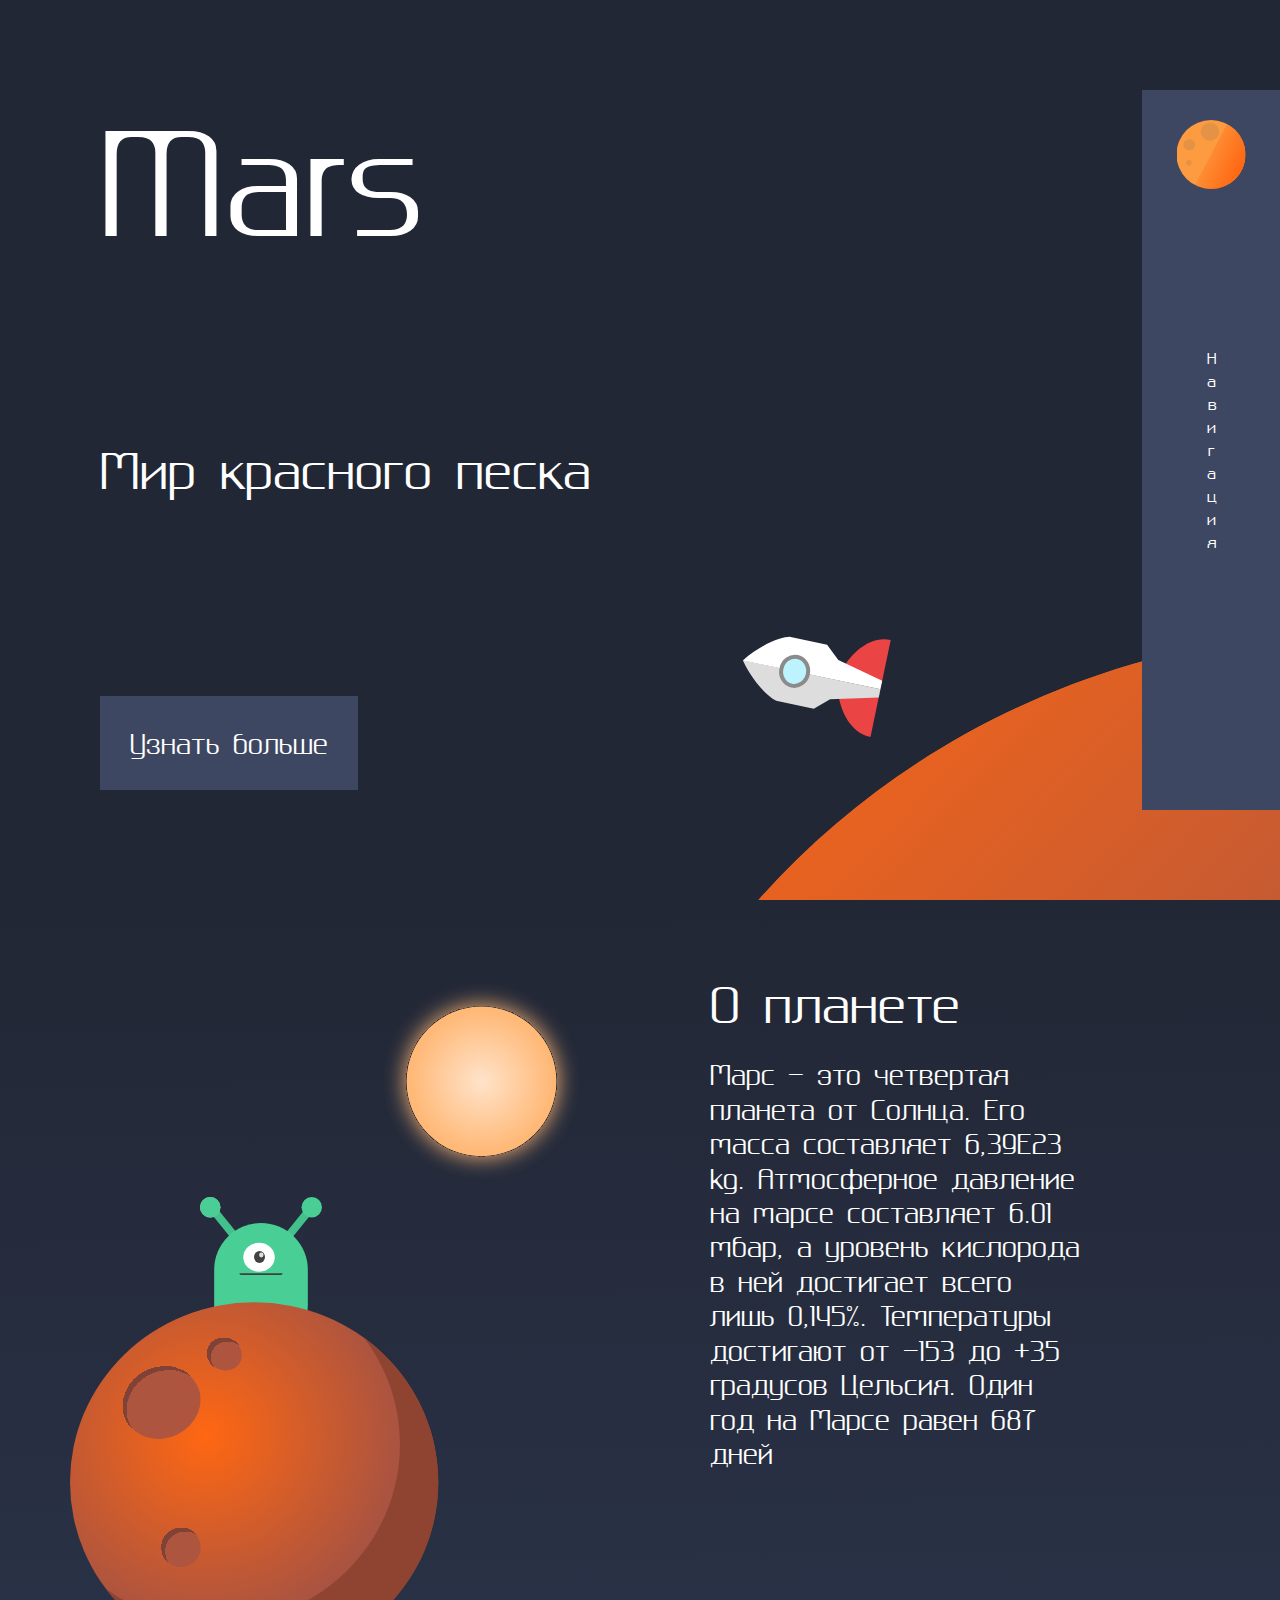
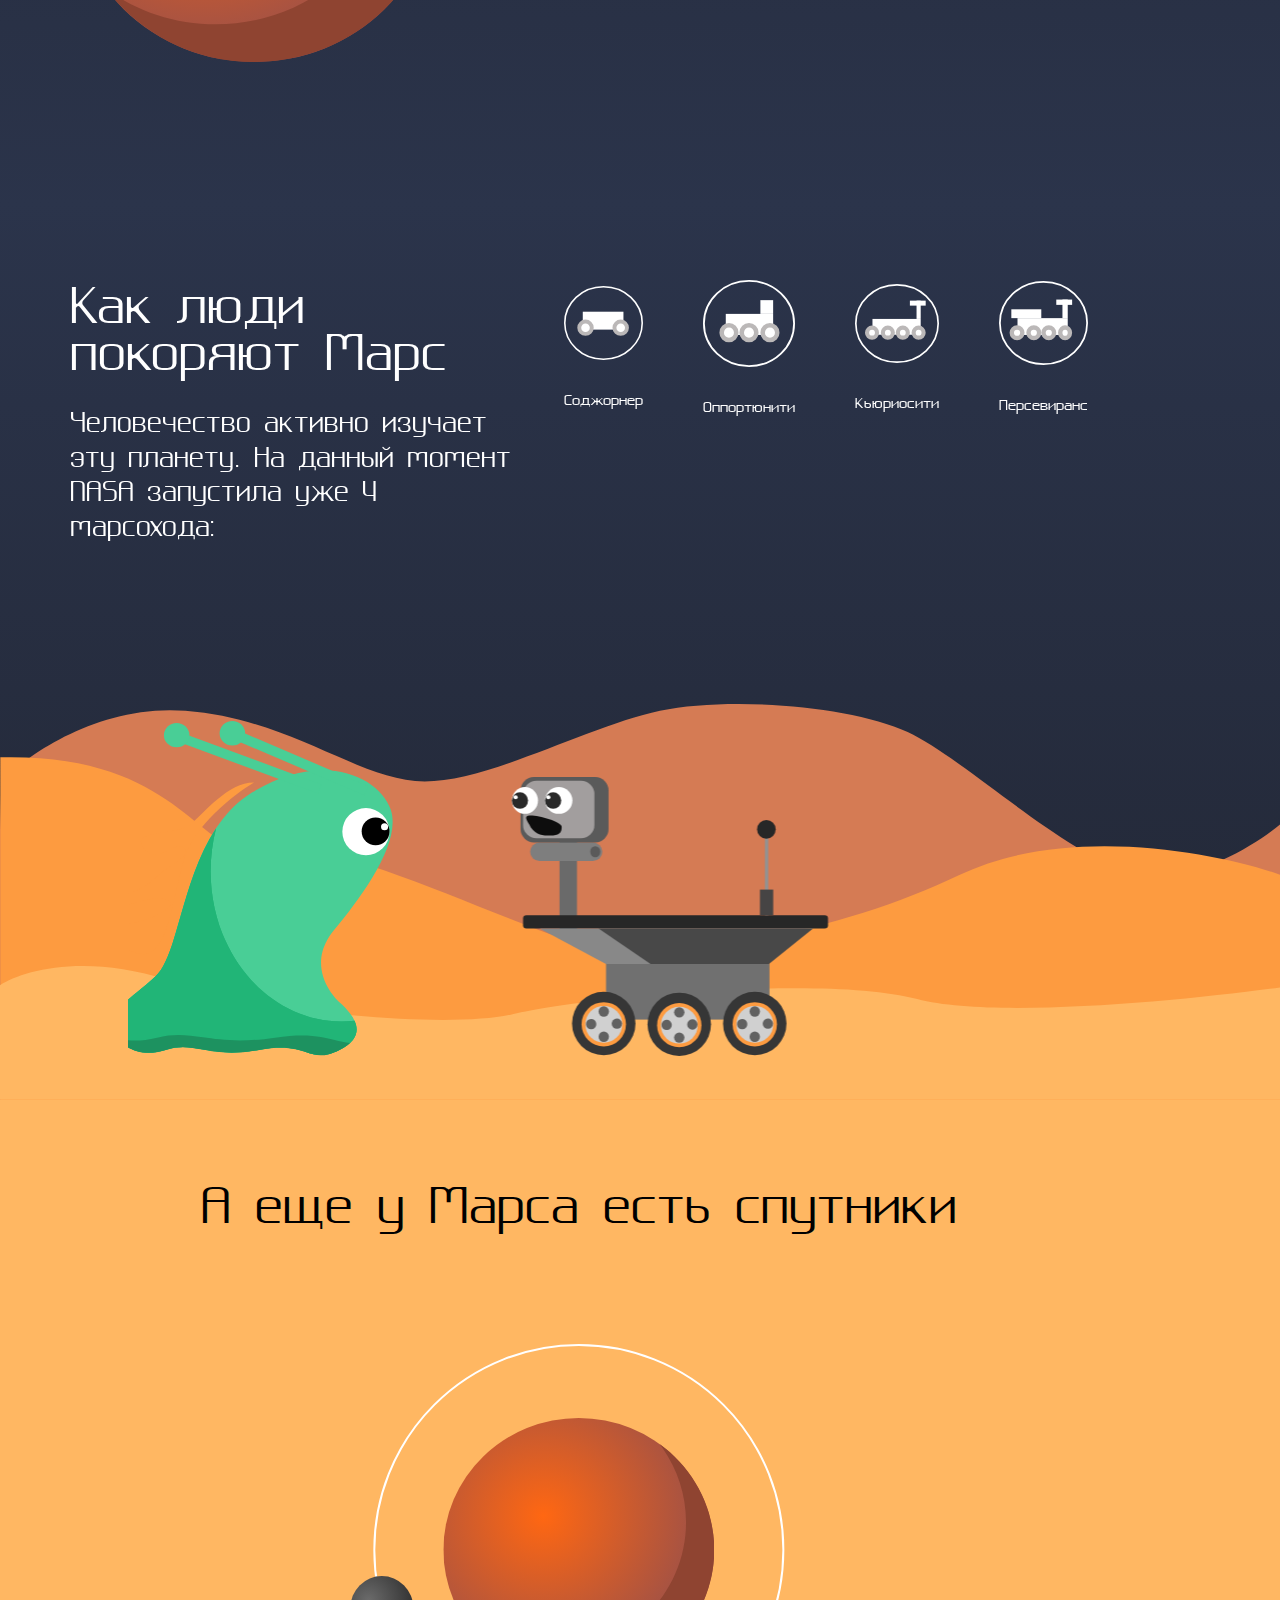
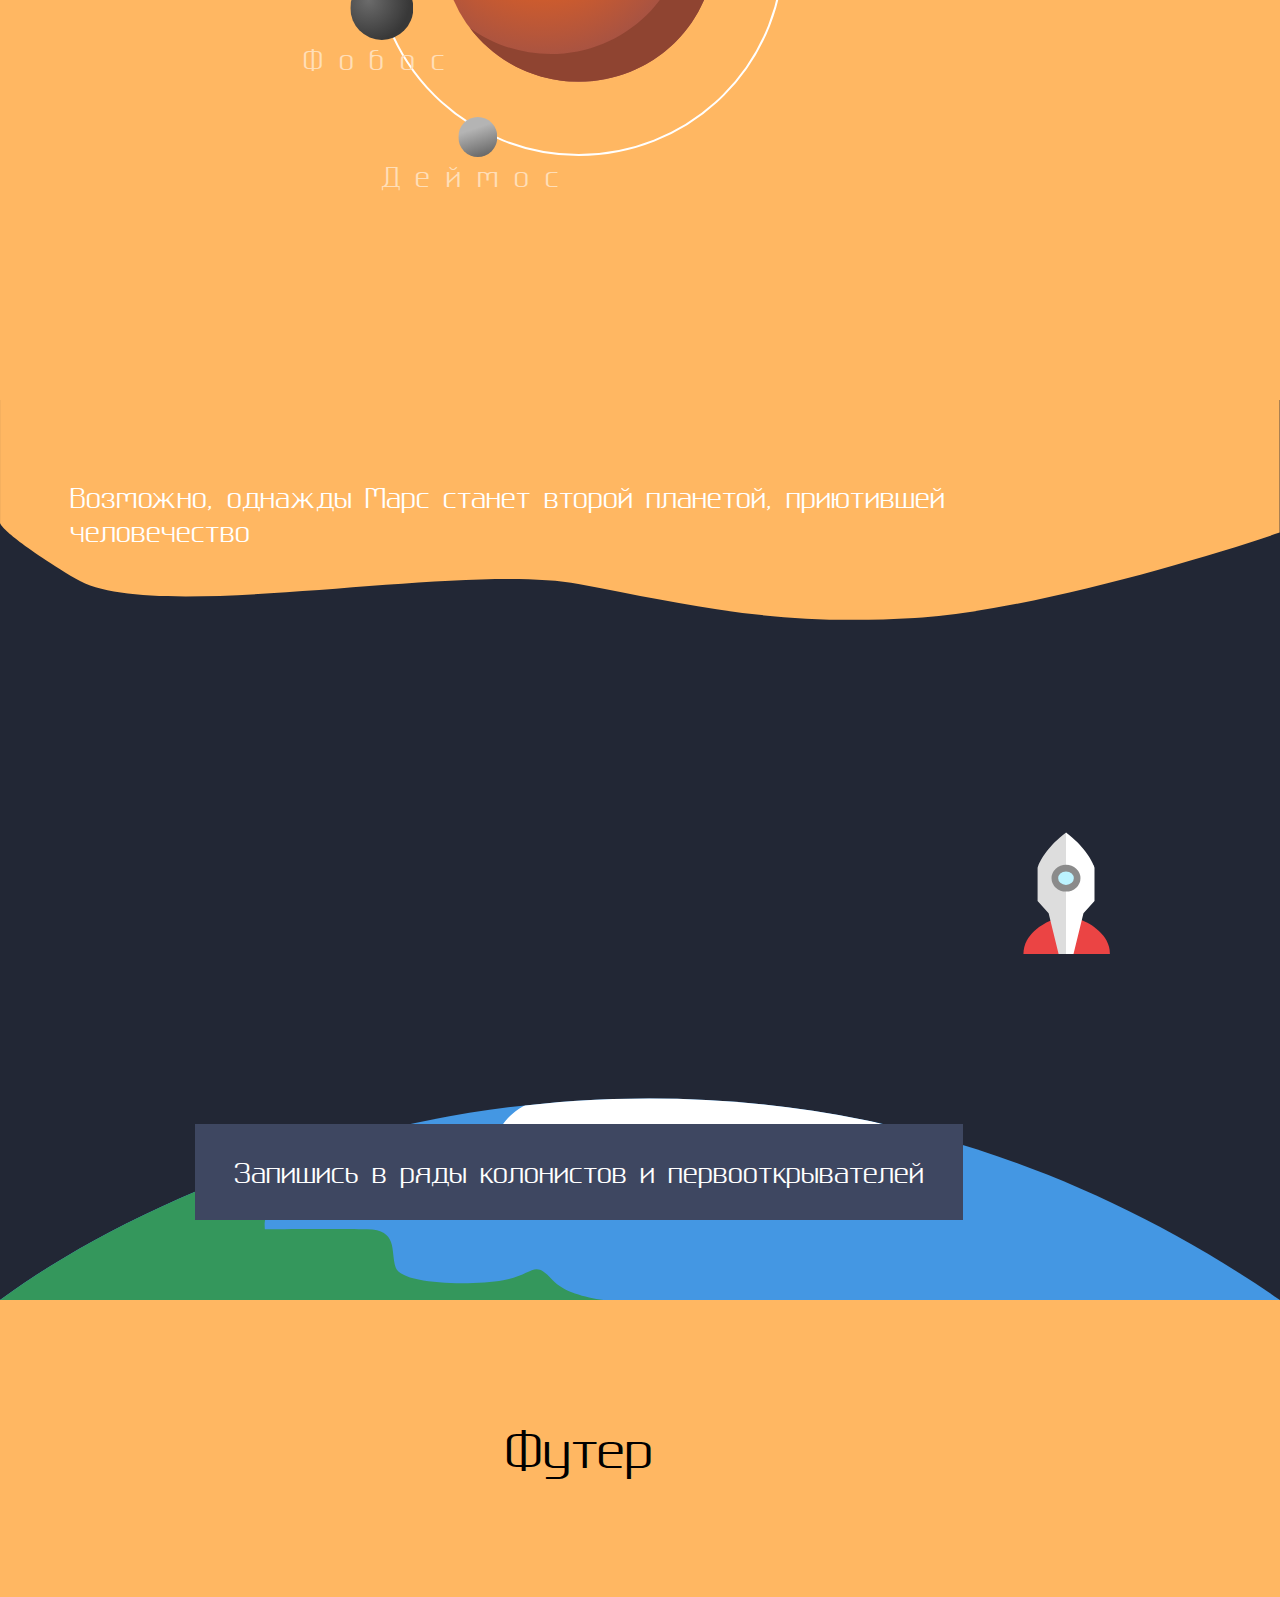
<file: index.html>
<!DOCTYPE html>
<html lang="ru">

<head>
    <meta charset="UTF-8">
    <meta name="viewport" content="width=device-width, initial-scale=1.0">
    <title>Mars</title>
    <link rel="stylesheet" href="./src/css/style.min.css">
</head>

<body>
    <header class="header">
        <div class="header__visible">
            <a class="header__logo" href="#">
                <img class="header__logo-img" src="./src/img/logo.svg" alt="Иконка марса">
            </a>
            <span class="header__text">Навигация</span>
        </div>

        <nav class="nav">
            <a class="nav__link" href="#about"><span>о планете</span></a>
            <a class="nav__link" href="#conquest"><span>об изучении</span></a>
            <a class="nav__link" href="#satellite"><span>о спутниках</span></a>
            <a class="nav__link" href="#join"><span>о колонизации</span></a>
        </nav>
    </header>

    <main class="main">
        <section class="start">
            <div class="container">
                <div class="start__content">
                    <h1 class="start__title">Mars</h1>
                    <h2 class="start__subtitle">Мир красного песка</h2>
                    <a class="start__btn" href="#!">Узнать больше</a>
                </div>

                <div class="start__background">
                    <div class="start__flight">
                        <img class="start__rocket" src="./src/img/header-rocket.svg" alt="Изображение ракеты">
                        <img class="start__planet" src="./src/img/header-planet.svg" alt="Изображение планеты">
                    </div>
                </div>
            </div>
        </section>

        <section class="about" id="about">
            <div class="about__content">
                <div class="container">
                    <div class="about__info">
                        <h2 class="about__title">О планете</h2>

                        <p class="about__text">
                            Марс - это четвертая планета от Солнца.
                            Его масса составляет 6,39E23 kg.
                            Атмосферное давление на марсе составляет 6.01 мбар, а уровень кислорода в ней достигает
                            всего
                            лишь 0,145%.
                            Температуры достигают от -153 до +35 градусов Цельсия. Один год на Марсе равен 687 дней
                        </p>
                    </div>
                </div>
            </div>

            <div class="about__background">
                <div class="container">
                    <div class="about__picture">
                        <img src="./src/img/section-2-planets.svg" class="about__planets" alt="Изображение планет">
                        <div class="alien">
                            <img class="alien__body" src="./src/img/section-2-alien.svg"
                                alt="Изображение инопланетянина">
                            <img class="alien__eye" src="./src/img/section-2-alien-eye.svg" alt="Глаз инопланетянина">
                        </div>
                    </div>
                </div>
            </div>
        </section>

        <section class="conquest" id="conquest">
            <div class="conquest__content">
                <div class="container">
                    <header class="conquest__header">
                        <h2 class="conquest__title">Как люди покоряют Марс</h2>
                        <p class="conquest__text">Человечество активно изучает эту планету. На данный момент NASA
                            запустила уже 4 марсохода: </p>
                    </header>

                    <ul class="conquest__rovers">
                        <li class="conquest__rover"><img class="conquest__img" src="./src/img/section-3-rover-1-ic.svg"
                                alt=""><span>Cоджорнер</span></li>
                        <li class="conquest__rover"><img class="conquest__img" src="./src/img/section-3-rover-2-ic.svg"
                                alt=""><span>Оппортюнити</span></li>
                        <li class="conquest__rover"><img class="conquest__img" src="./src/img/section-3-rover-3-ic.svg"
                                alt=""><span>Кьюриосити</span></li>
                        <li class="conquest__rover"><img class="conquest__img" src="./src/img/section-3-rover-4-ic.svg"
                                alt=""><span>Персевиранс</span></li>
                    </ul>
                </div>
            </div>

            <div class="conquest__background">
                <img class="conquest__rover-img" src="./src/img/section-3-rover.svg" alt="Rover">
                <img class="conquest__alien-img" src="./src/img/section-3-alien.svg" alt="Alien">
            </div>
        </section>

        <section class="satellite" id="satellite">
            <div class="container">
                <div class="satellite__content">
                    <div class="satellite__title">
                        <h2 class="satellite__title-text">А еще у Марса есть спутники</h2>
                    </div>

                    <div class="satellite__orbit">
                        <img src="./src/img/section-4-mars.svg" alt="Марс" class="satellite__mars">

                        <div class="satellite__phobos"><img src="./src/img/section-4-phobos.svg"
                                class="satellite__phobos-img" alt="Фобос"></div>
                        <div class="satellite__deimos"><img src="./src/img/section-4-deimos.svg"
                                class="satellite__deimos-img" alt="Деймос"></div>
                    </div>
                </div>
                <div class="satellite__background"></div>
            </div>
        </section>

        <section class="join" id="join">
            <div class="join__content">
                <div class="container">
                    <p class="join__text">
                        Возможно, однажды Марс станет второй планетой, приютившей человечество
                    </p>

                    <a href="./src/html/register.html" class="join__link">Запишись в ряды колонистов и первооткрывателей</a>
                </div>
            </div>

            <div class="join__background">
                <img class="join__top" src="./src/img/section-5-bg-top.svg" alt="Часть Марса">
                <img class="join__rocket" src="./src/img/section-5-rocket.svg" alt="Ракета">
                <img class="join__planet" src="./src/img/section-5-bg-bottom-earth.svg" alt="Земля">
            </div>
        </section>

        <section class="footer">
            <div class="container">
                <h2 class="footer__title">Футер</h2>
            </div>
        </section>
    </main>
</body>

</html>
</file>
<file: src/css/style.min.css>
@import"../font/Gputeks/stylesheet.css";.join__content,.join__background,.satellite__deimos-img,.satellite__phobos-img,.satellite__content,.satellite__background,.conquest__content,.conquest__background,.about__content,.about__background,.start__planet,.start__content,.start__background,.alien__body,.container{width:100%;height:100%}.join,.satellite,.conquest,.about,.start{height:100dvh;width:100%;overflow:hidden}.start__content{display:-webkit-box;display:-ms-flexbox;display:flex;-webkit-box-orient:vertical;-webkit-box-direction:normal;-ms-flex-direction:column;flex-direction:column;-webkit-box-pack:center;-ms-flex-pack:center;justify-content:center;-webkit-box-align:center;-ms-flex-align:center;align-items:center}.start__btn{-webkit-transition:scale .2s ease;transition:scale .2s ease}.start__btn:hover{scale:1.1}.start__btn{-webkit-transition:-webkit-filter .2s ease;transition:-webkit-filter .2s ease;transition:filter .2s ease;transition:filter .2s ease, -webkit-filter .2s ease}.start__btn:active{-webkit-filter:hue-rotate(27deg);filter:hue-rotate(27deg)}.start__btn{-webkit-transition:scale .2s ease,-webkit-filter .2s ease;transition:scale .2s ease,-webkit-filter .2s ease;transition:scale .2s ease,filter .2s ease;transition:scale .2s ease,filter .2s ease,-webkit-filter .2s ease}*,*::before,*::after{-webkit-box-sizing:border-box;box-sizing:border-box;margin:0;padding:0}html{font-size:30px;-webkit-text-size-adjust:100%}body{font-family:"Gputeks",sans-serif;line-height:1.5;color:#fff;background-color:#fff;-webkit-font-smoothing:antialiased;-moz-osx-font-smoothing:grayscale}a,a:link,a:visited{text-decoration:none;color:inherit}a:hover{text-decoration:none}aside,nav,footer,header,section,main{display:block}h1,h2,h3,h4,h5,h6,p{font-size:inherit;font-weight:inherit}ul,ol{list-style:none}img{max-width:100%;height:auto;display:block}img,svg{max-width:100%;height:auto}address{font-style:normal}input,textarea,button,select{font-family:inherit;font-size:inherit;color:inherit;background-color:rgba(0,0,0,0)}input::-ms-clear{display:none}button,input[type=submit]{display:inline-block;-webkit-box-shadow:none;box-shadow:none;background-color:rgba(0,0,0,0);background:none;cursor:pointer}input:focus,input:active,button:focus,button:active{outline:none}button::-moz-focus-inner{padding:0;border:0}label{cursor:pointer}legend{display:block}h1{font-size:calc(2rem + 120*(100dvw - 280px)/(1920 - 280));line-height:calc(2rem + 120*(100dvw - 280px)/(1920 - 280))}h2{font-size:calc(0.9rem + 33*(100dvw - 280px)/(1920 - 280));line-height:calc(0.9rem + 33*(100dvw - 280px)/(1920 - 280))}input::-webkit-input-placeholder{font-size:calc(0.6rem + 12*(100dvw - 280px)/(1920 - 280));line-height:calc(0.6rem + 27*(100dvw - 280px)/(1920 - 280))}input::-moz-placeholder{font-size:calc(0.6rem + 12*(100dvw - 280px)/(1920 - 280));line-height:calc(0.6rem + 27*(100dvw - 280px)/(1920 - 280))}input:-ms-input-placeholder{font-size:calc(0.6rem + 12*(100dvw - 280px)/(1920 - 280));line-height:calc(0.6rem + 27*(100dvw - 280px)/(1920 - 280))}input::-ms-input-placeholder{font-size:calc(0.6rem + 12*(100dvw - 280px)/(1920 - 280));line-height:calc(0.6rem + 27*(100dvw - 280px)/(1920 - 280))}p,a,label,input,input::placeholder,button{font-size:calc(0.6rem + 12*(100dvw - 280px)/(1920 - 280));line-height:calc(0.6rem + 27*(100dvw - 280px)/(1920 - 280))}.nav{display:-webkit-box;display:-ms-flexbox;display:flex;-webkit-box-orient:vertical;-webkit-box-direction:normal;-ms-flex-direction:column;flex-direction:column;-webkit-box-pack:center;-ms-flex-pack:center;justify-content:center;-webkit-box-align:center;-ms-flex-align:center;align-items:center;row-gap:15px;padding:15px}.nav__link{font-size:calc(0.67rem + 9.9*(100dvw - 280px)/(1920 - 280));white-space:nowrap}.nav__link:hover{text-shadow:0px 0px 7px #fff}.container{padding:80px 11dvw 80px 70px}@media screen and (min-width: 1921px){.container{padding:80px 180px 80px 70px}}@media screen and (max-width: 1300px){.container{padding:80px 15dvw 80px 70px}}@media screen and (max-width: 870px){.container{padding:20px 35dvw 40px 20px}}.alien{width:23.9938080495%;aspect-ratio:155/197;position:relative}.alien__eye{width:9.6774193548%;aspect-ratio:1;position:absolute;top:35.0253807107%;left:43.8709677419%;z-index:2}.header{display:-webkit-box;display:-ms-flexbox;display:flex;max-height:80dvh;aspect-ratio:430/911;background-color:#3e4761;position:fixed;right:0;top:50%;-webkit-transform:translateX(67.9069767442%) translateY(-50%);transform:translateX(67.9069767442%) translateY(-50%);z-index:1000;-webkit-transition:text-shadow .2s ease-in-out,-webkit-transform .3s ease-in-out;transition:text-shadow .2s ease-in-out,-webkit-transform .3s ease-in-out;transition:transform .3s ease-in-out,text-shadow .2s ease-in-out;transition:transform .3s ease-in-out,text-shadow .2s ease-in-out,-webkit-transform .3s ease-in-out}.header:hover{-webkit-transform:translateX(0) translateY(-50%);transform:translateX(0) translateY(-50%)}.header__visible{display:-webkit-box;display:-ms-flexbox;display:flex;-webkit-box-orient:vertical;-webkit-box-direction:normal;-ms-flex-direction:column;flex-direction:column;-webkit-box-pack:center;-ms-flex-pack:center;justify-content:center;-webkit-box-align:center;-ms-flex-align:center;align-items:center;row-gap:15px;width:32.0930232558%;position:relative}.header__logo{position:absolute;top:30px;left:50%;-webkit-transform:translateX(-50%);transform:translateX(-50%)}.header__text{-webkit-writing-mode:vertical-lr;-ms-writing-mode:tb-lr;writing-mode:vertical-lr;text-orientation:upright;font-size:.5rem}@media screen and (max-height: 576px){.header__text{display:none}}@media screen and (min-width: 431px){.header{min-width:430px}}@media screen and (max-width: 430px){.header{min-width:auto;width:90dvw;max-height:auto}}.start{position:relative}.start__content{position:relative;z-index:2}.start__background{position:absolute;top:0;left:0}.start__content{-webkit-box-pack:justify;-ms-flex-pack:justify;justify-content:space-between;-webkit-box-align:start;-ms-flex-align:start;align-items:flex-start;padding:30px}.start__btn{background-color:#3e4761;padding:30px;text-align:center;-webkit-user-select:none;-moz-user-select:none;-ms-user-select:none;user-select:none}.start__background{background-color:#222735}.start__flight{width:82.3958333333%;position:absolute;right:0;bottom:0;-webkit-transform:translateX(33.5018963338%) translateY(54.6534653465%);transform:translateX(33.5018963338%) translateY(54.6534653465%)}.start__rocket{width:15.6763590392%;position:absolute;right:70%;bottom:75%;rotate:-40deg}.about{position:relative;background-image:linear-gradient(-0.56deg, #2B344B -2.145%, #222735 97.997%)}.about__content{position:relative;z-index:2}.about__background{position:absolute;top:0;left:0}.about__content{max-width:50%;position:relative;left:50%;z-index:3}.about__picture{max-width:50%;aspect-ratio:646/871;position:relative}.about__planets{height:100%;position:relative;z-index:2}.about__picture>.alien{position:absolute;top:31.5729047072%;left:25.5417956656%}.about__info{display:-webkit-box;display:-ms-flexbox;display:flex;-webkit-box-orient:vertical;-webkit-box-direction:normal;-ms-flex-direction:column;flex-direction:column;row-gap:30px}@media screen and (max-width: 992px){.about__content{max-width:none;left:auto}.about__content>.container{display:-webkit-box;display:-ms-flexbox;display:flex;-webkit-box-align:center;-ms-flex-align:center;align-items:center;-webkit-box-pack:center;-ms-flex-pack:center;justify-content:center}.about__info{padding:10px;position:relative}.about__info::before{content:"";background-color:#3e4761;opacity:.5;border-radius:15px;position:absolute;z-index:-1;top:0;bottom:0;left:0;right:0}.about__picture{max-width:none;aspect-ratio:646/871;position:relative}}.conquest{position:relative}.conquest__content{position:relative;z-index:2}.conquest__background{position:absolute;top:0;left:0}.conquest__content>.container{display:-webkit-box;display:-ms-flexbox;display:flex;-webkit-column-gap:30px;-moz-column-gap:30px;column-gap:30px;-webkit-box-align:start;-ms-flex-align:start;align-items:flex-start}@media screen and (max-width: 992px){.conquest__content>.container{-webkit-box-orient:vertical;-webkit-box-direction:normal;-ms-flex-direction:column;flex-direction:column;row-gap:30px}}.conquest__header{display:-webkit-box;display:-ms-flexbox;display:flex;-webkit-box-orient:vertical;-webkit-box-direction:normal;-ms-flex-direction:column;flex-direction:column;row-gap:30px}.conquest__rovers{display:-webkit-box;display:-ms-flexbox;display:flex;-webkit-box-orient:horizontal;-webkit-box-direction:normal;-ms-flex-direction:row;flex-direction:row;-webkit-column-gap:60px;-moz-column-gap:60px;column-gap:60px}@media screen and (max-width: 768px){.conquest__rovers{display:grid;grid-auto-flow:row;grid-template-columns:repeat(2, 1fr);gap:30px}}.conquest__rover{display:-webkit-box;display:-ms-flexbox;display:flex;-webkit-box-orient:vertical;-webkit-box-direction:normal;-ms-flex-direction:column;flex-direction:column;-webkit-box-align:center;-ms-flex-align:center;align-items:center;-webkit-box-pack:center;-ms-flex-pack:center;justify-content:center;row-gap:30px}.conquest__rover span{font-size:calc(0.4rem + 3*(100dvw - 280px)/(1920 - 280))}.conquest__background{background:url("../img/section-3-bg.svg") bottom center/100% no-repeat,-webkit-gradient(linear, left bottom, left top, from(#222735), to(#2B344B));background:url("../img/section-3-bg.svg") bottom center/100% no-repeat,linear-gradient(0deg, #222735, #2B344B 100%)}.conquest__rover-img,.conquest__alien-img{position:absolute}.conquest__rover-img{width:24.7395833333dvw;aspect-ratio:1.1336515513;bottom:calc((1dvh + 1dvw)*2);left:40vw;-webkit-transform-origin:bottom center;transform-origin:bottom center;-webkit-transform:rotateY(180deg);transform:rotateY(180deg)}.conquest__alien-img{width:20.6770833333dvw;aspect-ratio:.7892644135;bottom:calc((1dvh + 1dvw)*2);left:10vw;-webkit-transform-origin:bottom;transform-origin:bottom}.satellite{position:relative;overflow:clip}.satellite__content{position:relative;z-index:2}.satellite__background{position:absolute;top:0;left:0}@media screen and ((max-height: 576px) or (min-aspect-ratio: 3/2)){.satellite .satellite__content{display:-webkit-box;display:-ms-flexbox;display:flex;-webkit-box-orient:vertical;-webkit-box-direction:normal;-ms-flex-direction:column;flex-direction:column;-webkit-box-align:center;-ms-flex-align:center;align-items:center;row-gap:30px}.satellite .satellite__title,.satellite .satellite__orbit{top:auto;left:auto;-webkit-transform:none;transform:none}.satellite .satellite__orbit{position:relative}}@media screen and (orientation: portrait){.satellite .satellite__title{padding-bottom:calc(min(57.1296296296dvh,32.1354166667dvw) + 60px);position:sticky;top:30px}.satellite .satellite__orbit{position:sticky}}.satellite__title{font-size:calc(0.9rem + 33*(100dvw - 280px)/(1920 - 280));text-align:center;color:#000}.satellite__orbit{display:-webkit-box;display:-ms-flexbox;display:flex;-webkit-box-pack:center;-ms-flex-pack:center;justify-content:center;-webkit-box-align:center;-ms-flex-align:center;align-items:center;width:min(32.1354166667dvw,57.1296296296dvh);height:min(57.1296296296dvh,32.1354166667dvw);aspect-ratio:1;margin-bottom:30px;border:2px solid #fff;border-radius:50%;position:absolute;top:calc(50% - 16.0677083333dvw);left:50%;-webkit-transform:translateX(-50%);transform:translateX(-50%)}.satellite__mars{width:66.4505672609%}.satellite__phobos,.satellite__deimos{position:absolute}.satellite__phobos{display:-webkit-box;display:-ms-flexbox;display:flex;-webkit-box-orient:vertical;-webkit-box-direction:normal;-ms-flex-direction:column;flex-direction:column;-webkit-box-align:center;-ms-flex-align:center;align-items:center;gap:min(5px,1.8518518519dvh,20px);height:15.7212317666%;position:absolute;left:-6.1588330632%;bottom:27.8768233387%;animation:rotation 12s linear infinite reverse both;width:15.397082658%}.satellite__phobos::after{content:"Фобос";position:absolute;top:100%;color:#ffdeb7;font-size:calc(0.6rem + 12*(100dvw - 280px)/(1920 - 280));letter-spacing:15.6px}@media screen and ((max-width: 576px) or (max-height: 576px)){.satellite__phobos::after{opacity:0}}.satellite__deimos{width:9.7244732577%;display:-webkit-box;display:-ms-flexbox;display:flex;-webkit-box-orient:vertical;-webkit-box-direction:normal;-ms-flex-direction:column;flex-direction:column;-webkit-box-align:center;-ms-flex-align:center;align-items:center;gap:min(5px,1.8518518519dvh,20px);height:9.7244732577%;position:absolute;left:20.2593192869%;bottom:-.8103727715%;animation:rotation 12s linear infinite reverse both}.satellite__deimos::after{content:"Деймос";position:absolute;top:100%;color:#ffdeb7;font-size:calc(0.6rem + 12*(100dvw - 280px)/(1920 - 280));letter-spacing:15.6px}@media screen and ((max-width: 576px) or (max-height: 576px)){.satellite__deimos::after{opacity:0}}.satellite__background{background-color:#ffb762}.join{position:relative}.join__content{position:relative;z-index:2}.join__background{position:absolute;top:0;left:0}.join__content>.container{display:-webkit-box;display:-ms-flexbox;display:flex;-webkit-box-orient:vertical;-webkit-box-direction:normal;-ms-flex-direction:column;flex-direction:column;-webkit-box-pack:justify;-ms-flex-pack:justify;justify-content:space-between;-webkit-box-align:center;-ms-flex-align:center;align-items:center}.join__link{padding-block:calc(19.8px + 17.7*(100dvw - 280px)/(1920 - 280));padding-inline:calc(30px + 15*(100dvw - 280px)/(1920 - 280));width:-webkit-fit-content;width:-moz-fit-content;width:fit-content;background-color:#3e4761;text-align:center}.join__background{display:-webkit-box;display:-ms-flexbox;display:flex;-webkit-box-orient:vertical;-webkit-box-direction:normal;-ms-flex-direction:column;flex-direction:column;-webkit-box-pack:justify;-ms-flex-pack:justify;justify-content:space-between;background-color:#222735}.join__rocket{width:6.7708333333dvw;position:absolute;right:170px;bottom:38.4259259259dvh}@media screen and (max-width: 430px){.join__rocket{right:140px}}@media screen and (min-aspect-ratio: 1920/1080){.join__rocket{right:15%}}.footer{height:33dvh;background-color:#ffb762}.footer .container{display:-webkit-box;display:-ms-flexbox;display:flex;-webkit-box-align:center;-ms-flex-align:center;align-items:center;-webkit-box-pack:center;-ms-flex-pack:center;justify-content:center}.footer__title{font-size:calc(0.9rem + 33*(100dvw - 280px)/(1920 - 280));color:#000;letter-spacing:52%}
</file>
